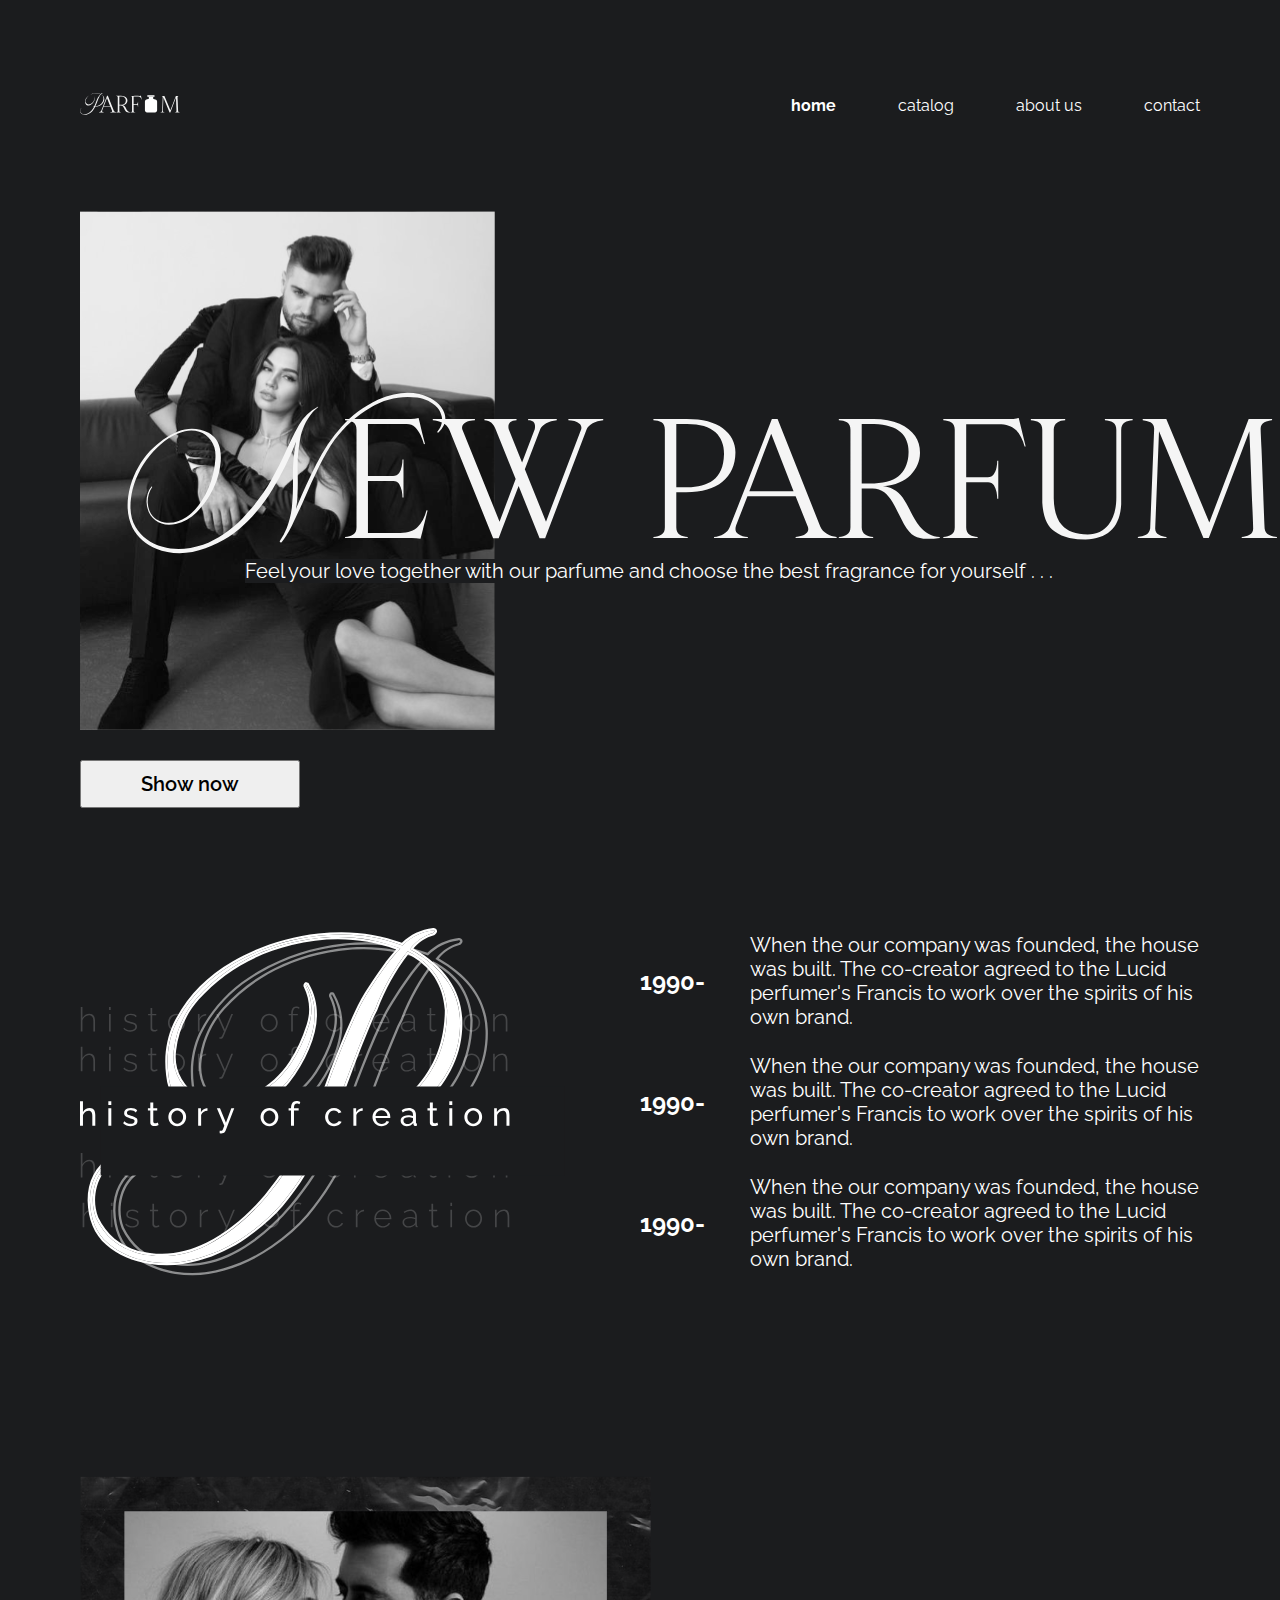
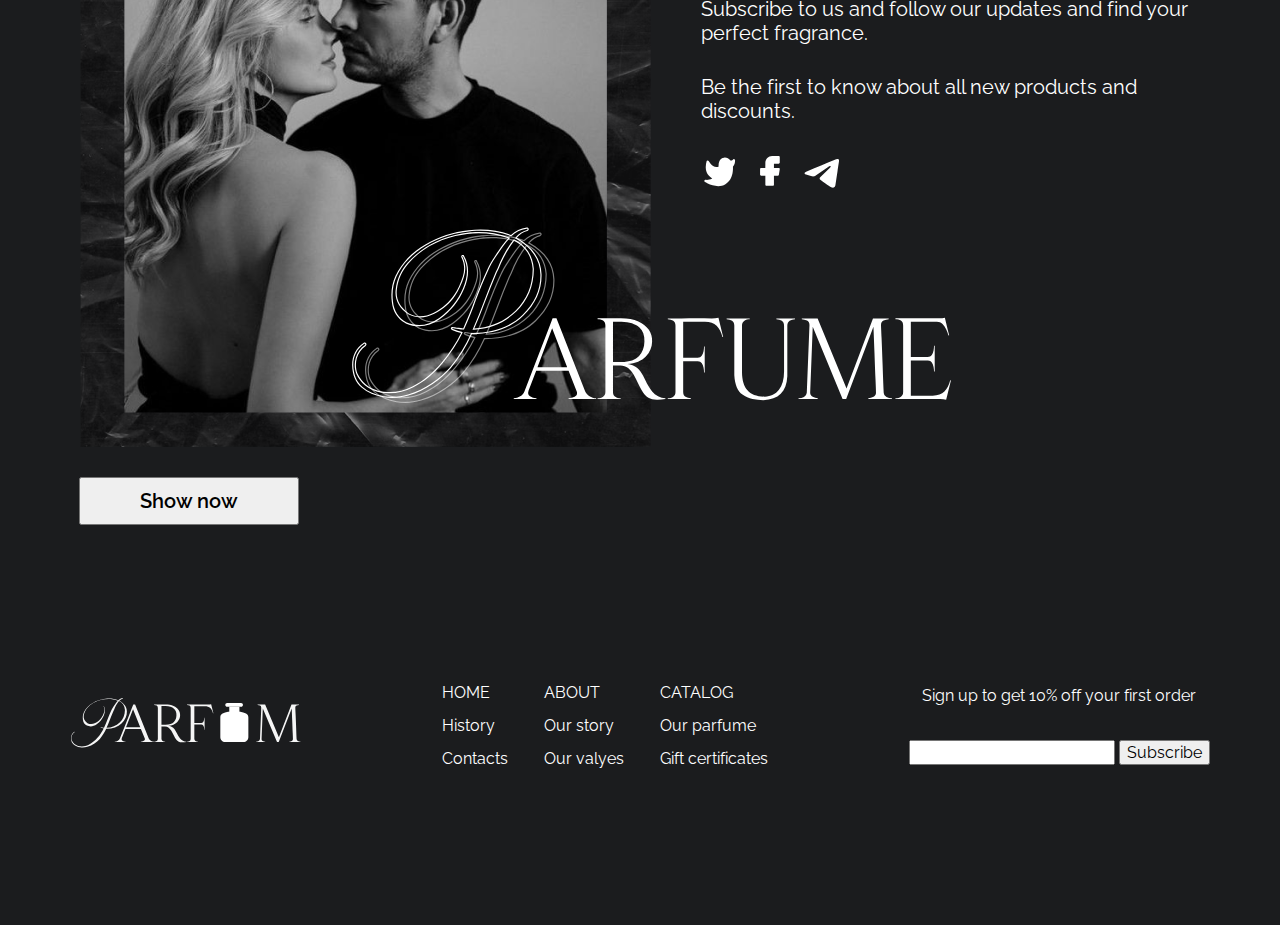
<file: index.html>
<!DOCTYPE html>
<html lang="en">

<head>
	<meta charset="UTF-8" />
	<meta name="viewport" content="width=device-width, initial-scale=1.0" />
	<title>Document</title>
	<link rel="stylesheet" href="Style/style.css" />
	<link rel="stylesheet" href="Style/reset.css" />
</head>

<body>
	<header>
		<a href=""><img class="Logo_parfum" src="Content/company `s_logo/Logo_parfum.svg" alt="" /></a>
		<div class="burger">
			<div class="main_burger">
				<img src="Content/icons/iconmonstr-menu-right-lined-48.png" alt="" />
			</div>
			<div class="main_burger_list">
				<a id="emphasis_on_home top" href="index.html">home</a>
				<a href="catalog.html">catalog</a>
				<a href="/about_as.html">about us</a>
				<a href="">contact</a>
			</div>
		</div>
		<menu>
			<a id="emphasis_on_home" href="index.html">home</a>
			<a href="catalog.html">catalog</a>
			<a href="/about_as.html">about us</a>
			<a href="">contact</a>
		</menu>
	</header>
	<div class="top_content">
		<div class="content_center">
			<img src="Content/content_images/Logo_Image.svg" alt="" />
			<div class="top_logo_txt">
				<img src="Content/content_images/New_parfum_txt.svg" alt="" />
				<p>Feel your love together with our parfume and choose the best
					fragrance for yourself . . .</p>
			</div>
		</div>
		<button class="button_style">Show now</button>
	</div>
	<div class="central_content">
		<img src="Content/content_images/History_of_creation.svg" alt="" />
		<div class="history">
			<div class="company history_1990">
				<h2>1990-</h2>
				<p>
					When the our company was founded, the house was built. The
					co-creator agreed to the Lucid perfumer's Francis to work over the
					spirits of his own brand.
				</p>
			</div>
			<div class="company history_2012">
				<h2>1990-</h2>
				<p>
					When the our company was founded, the house was built. The
					co-creator agreed to the Lucid perfumer's Francis to work over the
					spirits of his own brand.
				</p>
			</div>
			<div class="company history_2022">
				<h2>1990-</h2>
				<p>
					When the our company was founded, the house was built. The
					co-creator agreed to the Lucid perfumer's Francis to work over the
					spirits of his own brand.
				</p>
			</div>
		</div>
	</div>
	<div class="spreading">
		<div class="spreading_central_foto">
			<img src="Content/content_images/Foto_black.png" alt="" />
			<button class="btn_show_now button_style">Show now</button>
		</div>
		<div class="follow_up">
			<p>
				Subscribe to us and follow our updates and find your perfect
				fragrance.
			</p>
			<p>Be the first to know about all new products and discounts.</p>
			<div class="net">
				<a href=""><img src="Content/social_media_logo/Twitter.svg" alt="" /></a>
				<a href=""><img src="Content/social_media_logo/Facebook.svg" alt="" /></a>
				<a href=""><img src="Content/social_media_logo/Telegram.svg" alt="" /></a>
			</div>
			<img class="parfume_center" src="Content/company `s_logo/Parfume_center.svg" alt="" />
		</div>
	</div>
	<footer>
		<div class="footer_logo">
			<a href=""><img src="Content/company `s_logo/Logo_parfum.svg" alt="" /></a>
		</div>
		<div class="footer_list">
			<div class="list home">
				<p>HOME</p>
				<p> <a href="">History</a></p>
				<p> <a href="">Contacts</a></p>
			</div>
			<div class="list about">
				<p>ABOUT</p>
				<p> <a href="">Our story</a></p>
				<p> <a href="">Our valyes</a></p>
			</div>
			<div class="list catalog">
				<p>CATALOG</p>
				<p> <a href="">Our parfume</a></p>
				<p> <a href="">Gift certificates</a></p>
			</div>
		</div>
		<div class="input_block">
			<p>Sign up to get 10% off your first order</p>
			<div class="input_interior">
				<input type="email" name="" id="" />
				<button class="button_style">Subscribe</button>
			</div>
		</div>
	</footer>
</body>
</html>
</file>
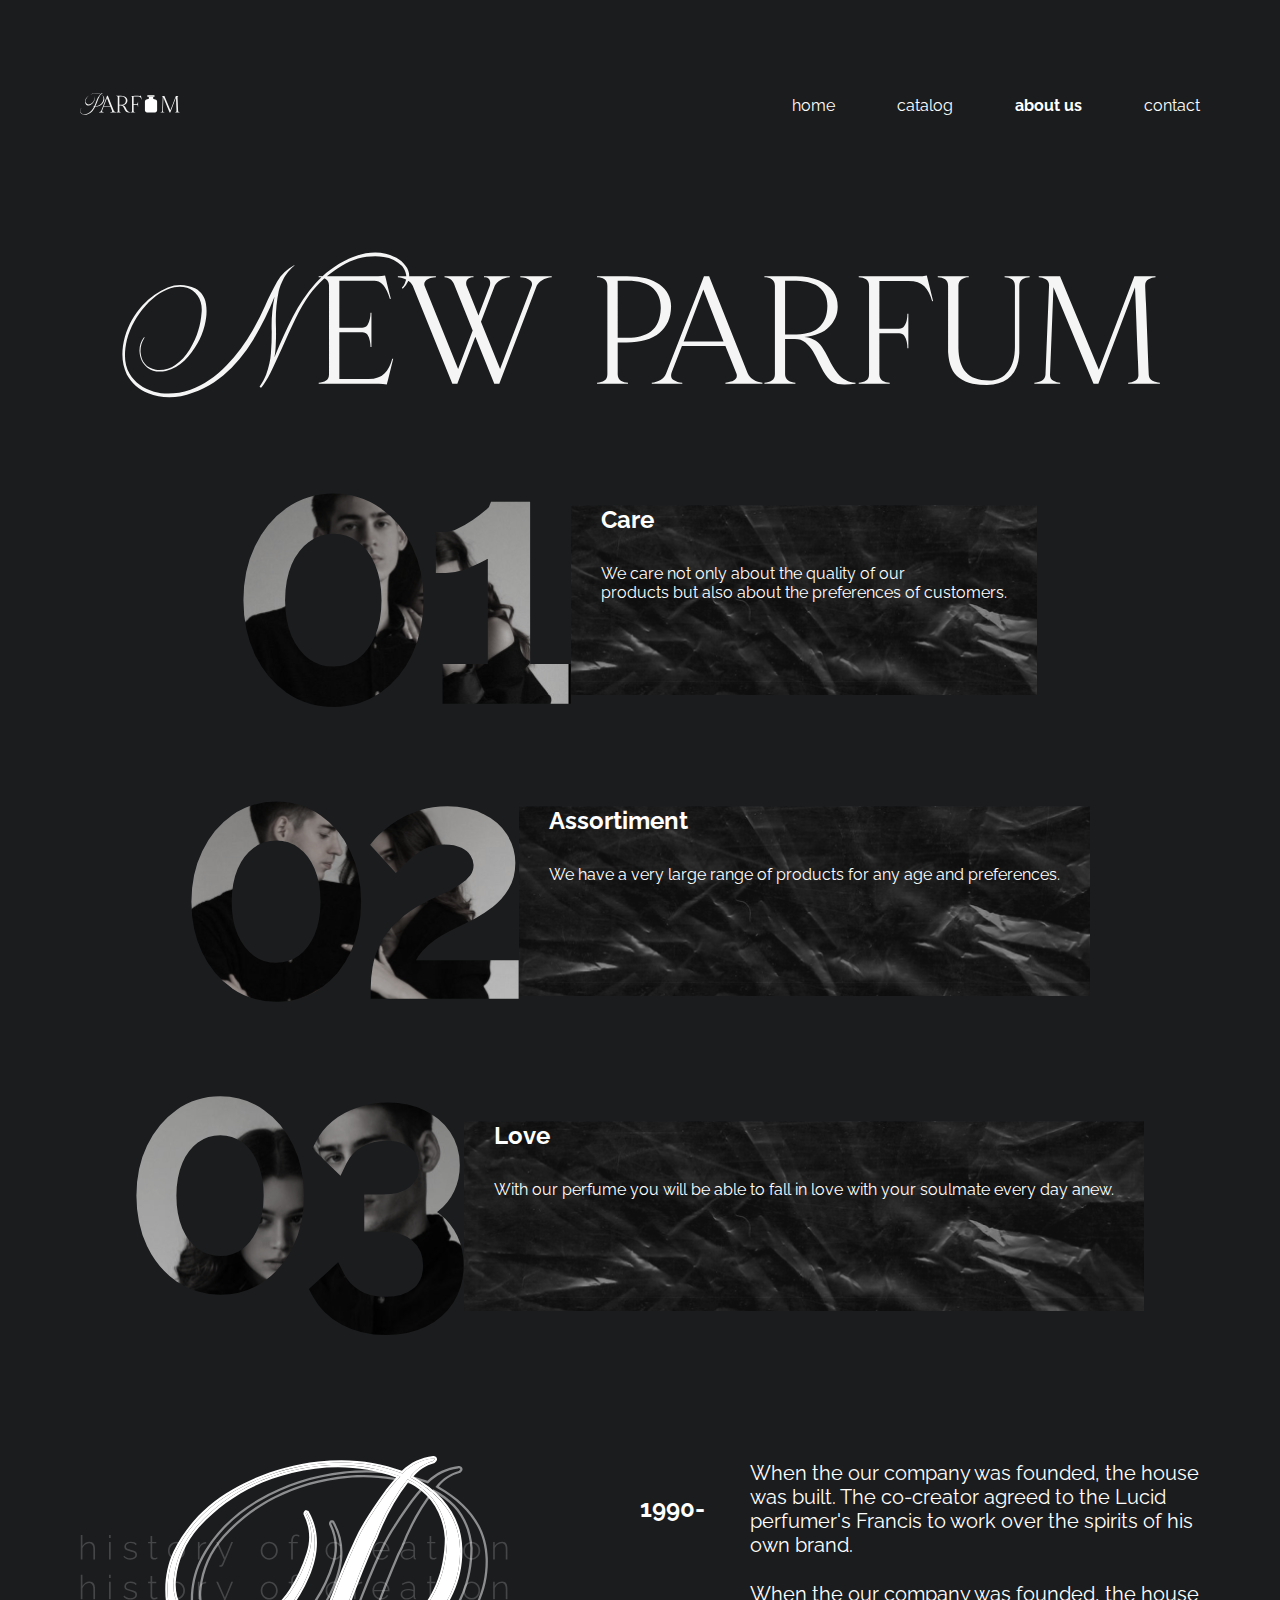
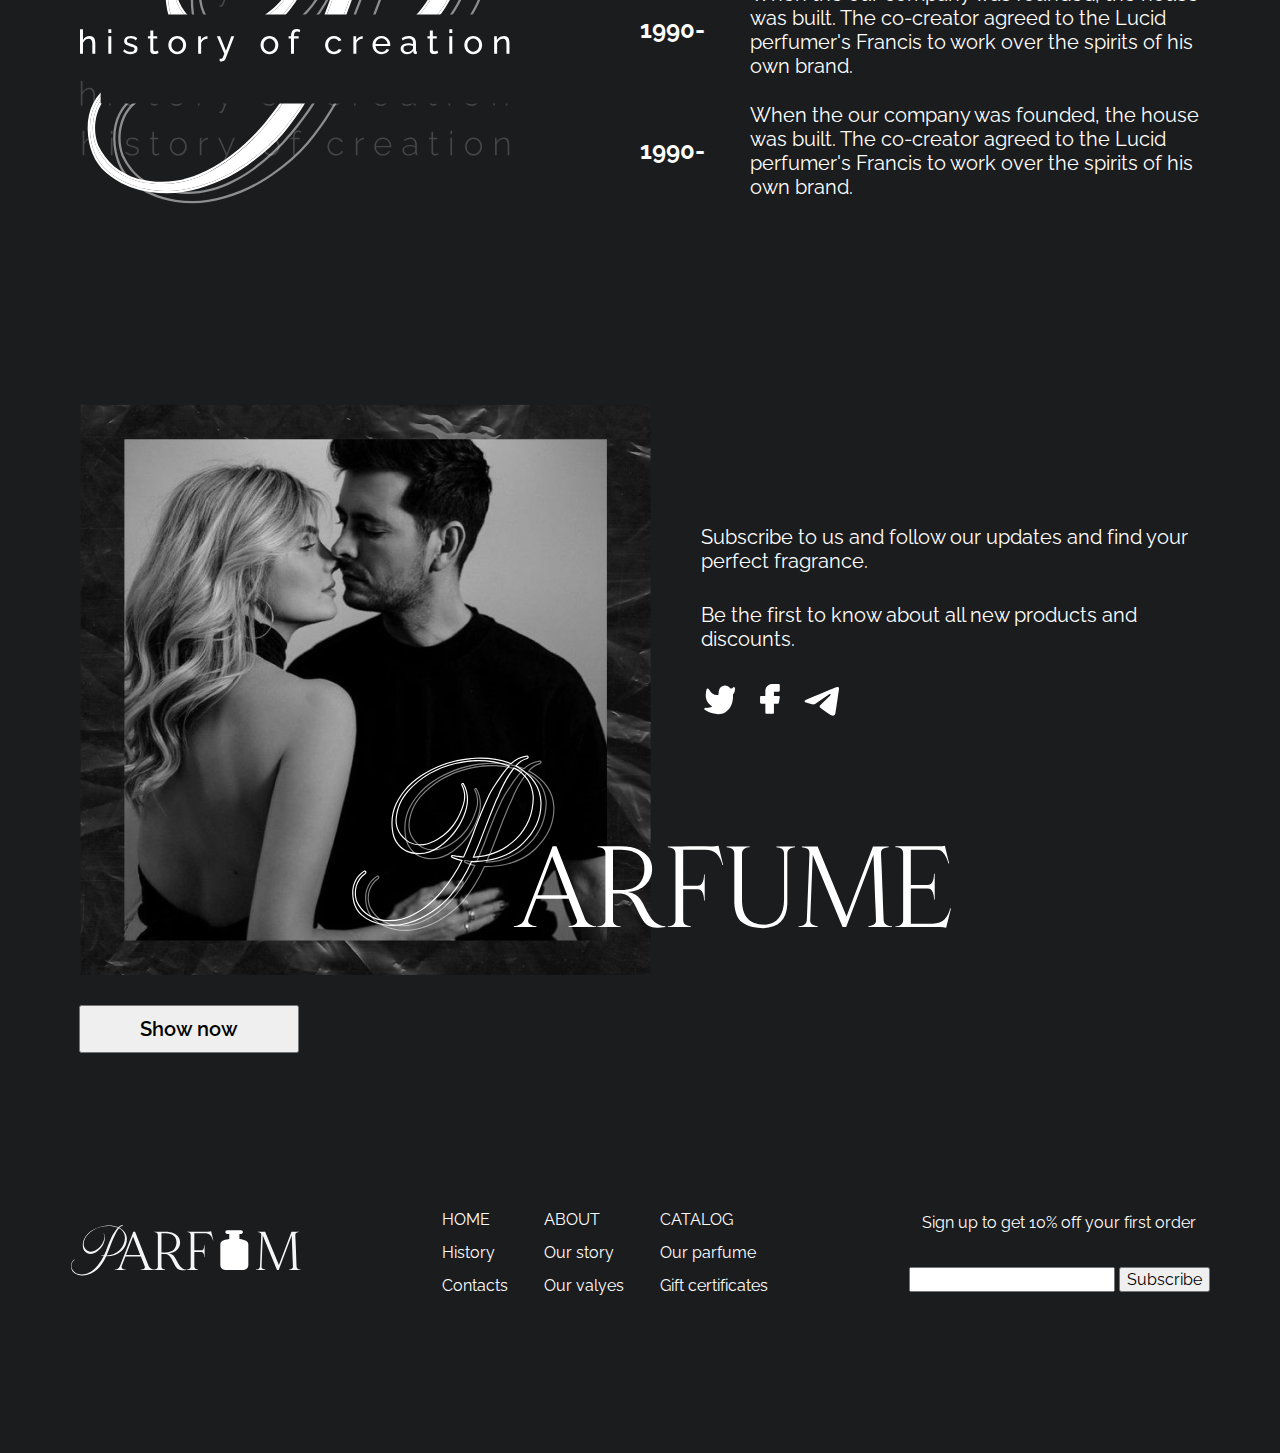
<file: about_as.html>
<!DOCTYPE html>
<html lang="en">

<head>
	<meta charset="UTF-8" />
	<meta name="viewport" content="width=device-width, initial-scale=1.0" />
	<title>Document</title>
	<link rel="stylesheet" href="Style/style.css" />
	<link rel="stylesheet" href="Style/reset.css" />
	<link rel="stylesheet" href="Style/about_us.css" />
	<script defer src="Constants/catalog.js"></script>
</head>

<body>
	<header>
		<a href=""><img class="Logo_parfum" src="Content/company `s_logo/Logo_parfum.svg" alt="" /></a>
		<div class="burger">
			<div class="main_burger">
				<img src="Content/icons/iconmonstr-menu-right-lined-48.png" alt="" />
			</div>
			<div class="main_burger_list">
				<a href="index.html">home</a>
				<a href="catalog.html">catalog</a>
				<a id="about_as" href="/about_as.html">about us</a>
				<a href="">contact</a>
			</div>
		</div>
		<menu>
			<a href="index.html">home</a>
			<a href="catalog.html">catalog</a>
			<a id="about_as" href="/about_as.html">about us</a>
			<a href="">contact</a>
		</menu>
	</header>
	<div id="about_as_center">
		<img src="Content\content_images\New_parfum_txt.svg" alt="">
		<div class="aboutAs card1">
			<img class="big_number" src="Content\content_images\img_card1.svg" alt="">
			<div class="info_about_us">
				<h2>Care</h2>
				<p>We care not only about the quality of our <br>
					products but also about the preferences of customers.</p>
			</div>
		</div>
		<div class="aboutAs card2">
			<img class="big_number" src="Content\content_images\img_card2.svg" alt="">
			<div class="info_about_us">
				<h2>Assortiment</h2>
				<p>We have a very large range of products for any age and preferences.</p>
			</div>
		</div>
		<div class="aboutAs card3">
			<img class="big_number" src="Content\content_images\img_card3.svg" alt="">
			<div class="info_about_us">
				<h2>Love</h2>
				<p>With our perfume you will be able to fall in love with your soulmate every day anew.</p>
			</div>
		</div>
	</div>
	<div class="central_content">
		<img src="Content/content_images/History_of_creation.svg" alt="" />
		<div class="history">
			<div class="company history_1990">
				<h2>1990-</h2>
				<p>
					When the our company was founded, the house was built. The
					co-creator agreed to the Lucid perfumer's Francis to work over the
					spirits of his own brand.
				</p>
			</div>
			<div class="company history_2012">
				<h2>1990-</h2>
				<p>
					When the our company was founded, the house was built. The
					co-creator agreed to the Lucid perfumer's Francis to work over the
					spirits of his own brand.
				</p>
			</div>
			<div class="company history_2022">
				<h2>1990-</h2>
				<p>
					When the our company was founded, the house was built. The
					co-creator agreed to the Lucid perfumer's Francis to work over the
					spirits of his own brand.
				</p>
			</div>
		</div>
	</div>
	<div class="spreading">
		<div class="spreading_central_foto">
			<img src="Content/content_images/Foto_black.png" alt="" />
			<button class="btn_show_now button_style">Show now</button>
		</div>
		<div class="follow_up">
			<p>
				Subscribe to us and follow our updates and find your perfect
				fragrance.
			</p>
			<p>Be the first to know about all new products and discounts.</p>
			<div class="net">
				<a href=""><img src="Content/social_media_logo/Twitter.svg" alt="" /></a>
				<a href=""><img src="Content/social_media_logo/Facebook.svg" alt="" /></a>
				<a href=""><img src="Content/social_media_logo/Telegram.svg" alt="" /></a>
			</div>
			<img class="parfume_center" src="Content/company `s_logo/Parfume_center.svg" alt="" />
		</div>
	</div>
	<footer>
		<div class="footer_logo">
			<a href=""><img src="Content/company `s_logo/Logo_parfum.svg" alt="" /></a>
		</div>
		<div class="footer_list">
			<div class="list home">
				<p>HOME</p>
				<p> <a href="">History</a></p>
				<p> <a href="">Contacts</a></p>
			</div>
			<div class="list about">
				<p>ABOUT</p>
				<p> <a href="">Our story</a></p>
				<p> <a href="">Our valyes</a></p>
			</div>
			<div class="list catalog">
				<p>CATALOG</p>
				<p> <a href="">Our parfume</a></p>
				<p> <a href="">Gift certificates</a></p>
			</div>
		</div>
		<div class="input_block">
			<p>Sign up to get 10% off your first order</p>
			<div class="input_interior">
				<input type="email" name="" id="" />
				<button class="button_style">Subscribe</button>
			</div>
		</div>
	</footer>
</body>

</html>
</file>
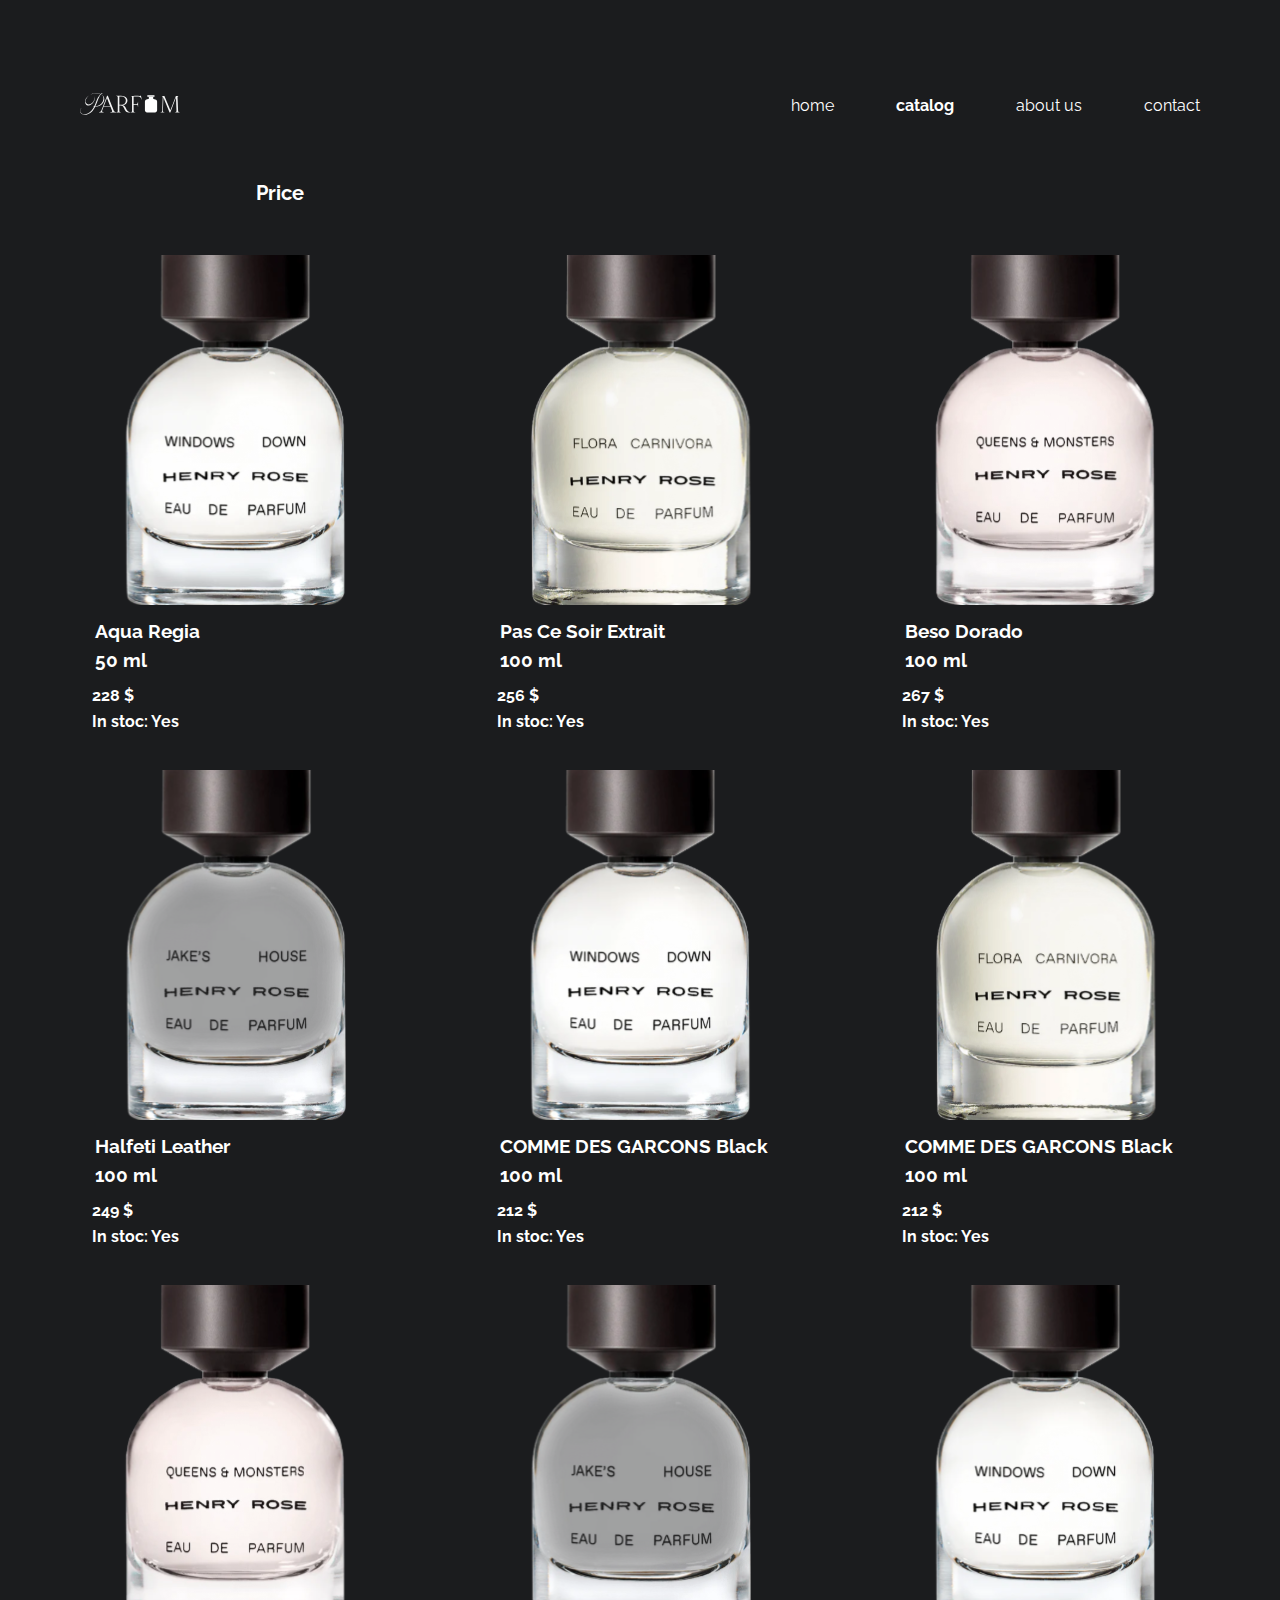
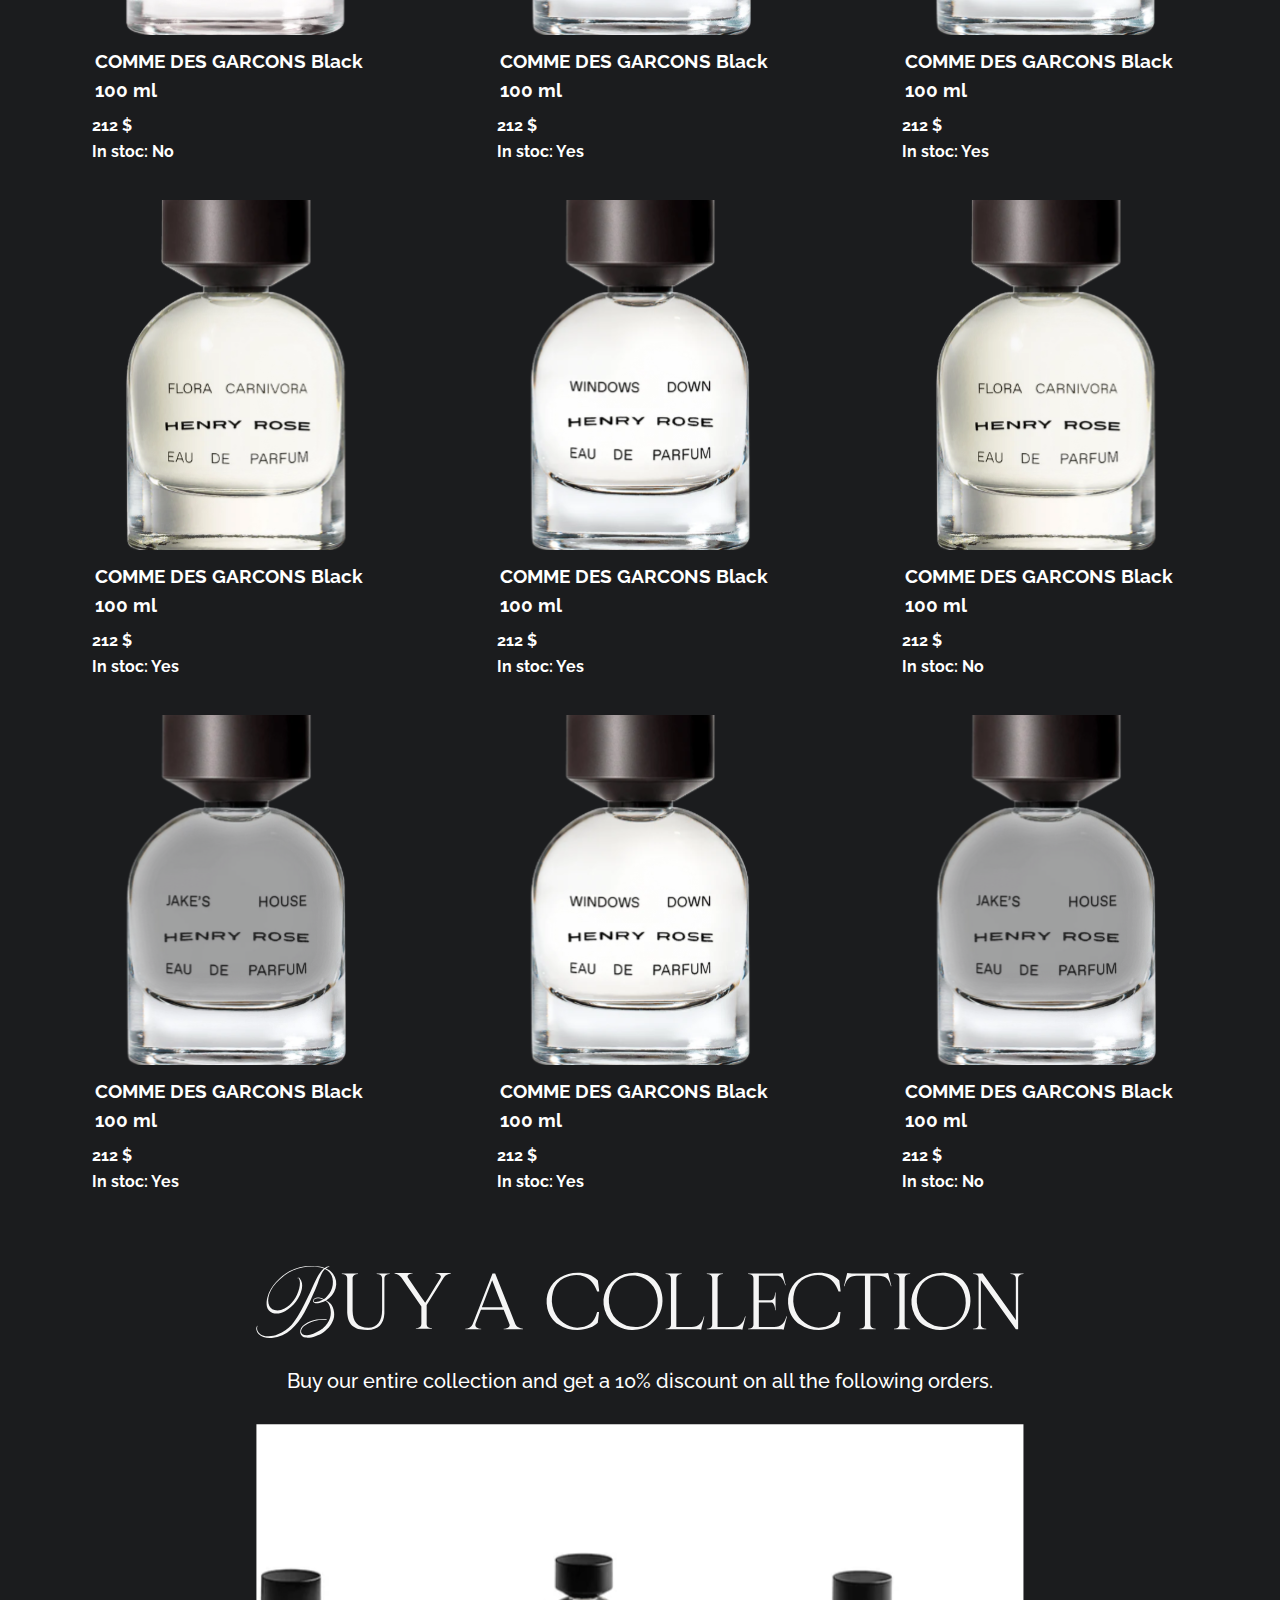
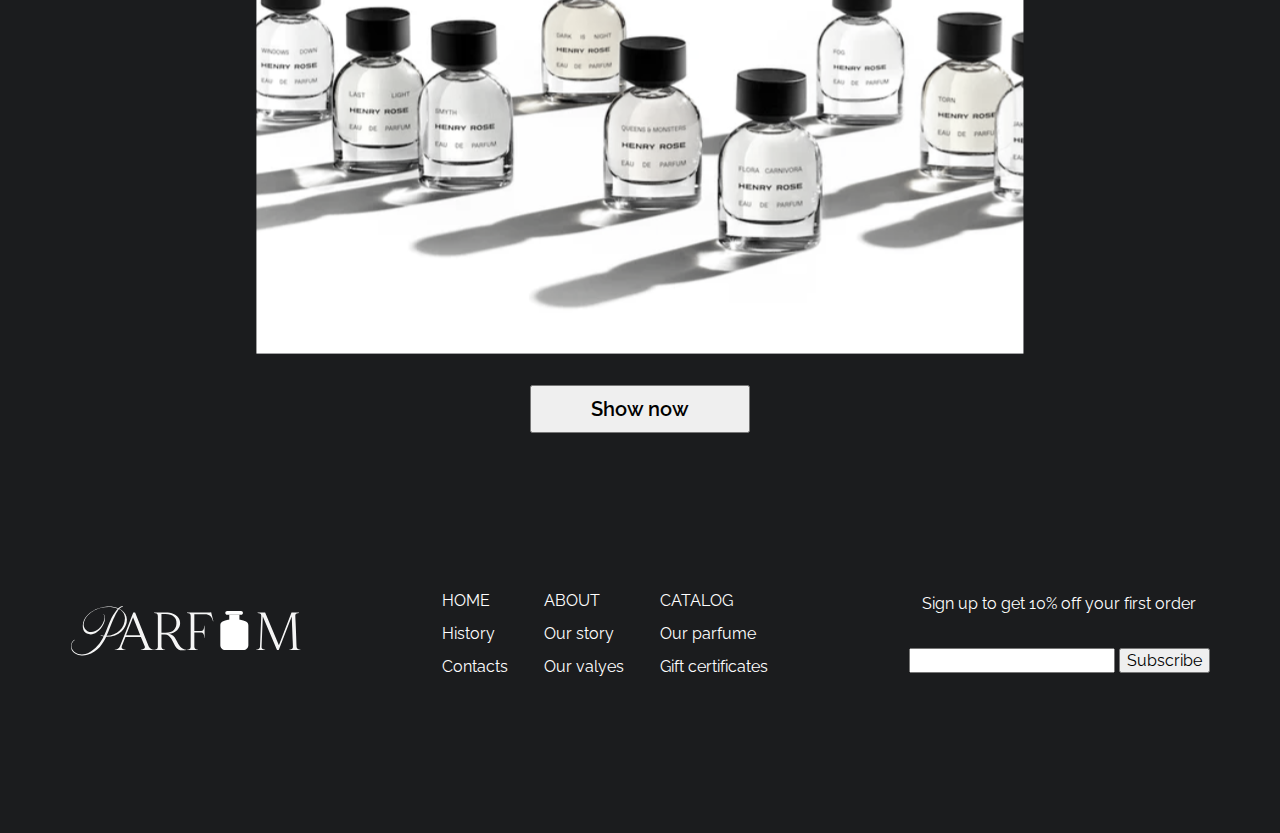
<file: catalog.html>
<!DOCTYPE html>
<html lang="en">

<head>
	<meta charset="UTF-8">
	<meta name="viewport" content="width=device-width, initial-scale=1.0">
	<title>Document</title>
	<link rel="stylesheet" href="Style/style.css" />
	<link rel="stylesheet" href="Style/reset.css" />
	<link rel="stylesheet" href="Style/catalog.css">
	<script defer src="Constants/catalog.js"></script>
</head>

<body>
	<header>
		<a href=""><img class="Logo_parfum" src="Content/company `s_logo/Logo_parfum.svg" alt="" /></a>
		<div class="burger">
			<div class="main_burger">
				<img src="Content/icons/iconmonstr-menu-right-lined-48.png" alt="" />
			</div>
			<div class="main_burger_list">
				<a href="index.html">home</a>
				<a  id="emphasis_on_catalog" href="catalog.html">catalog</a>
				<a href="/about_as.html">about us</a>
				<a href="">contact</a>
			</div>
		</div>
		<menu>
			<a href="index.html">home</a>
			<a  id="emphasis_on_catalog" href="catalog.html">catalog</a>
			<a href="/about_as.html">about us</a>
			<a href="">contact</a>
		</menu>
	</header>

<div id="selector">
	<div class="pop_up_price">Price</div>
	<div class="selector-dropdown_content">
		<button id="plus" onclick="sortByPrice(`asc`)">Price (low to high)</button>
		<button id="minus" onclick="sortByPrice(`desc`)">Price (high to low)</button>
	</div>
</div>
	
	<div id="catalog"></div>

	<div class="content_center_parfum">
		<img class="buy_collection" src="Content\content_images\Byu_a_collection.svg" alt="">
		<p>Buy our entire collection and get a 10% discount on all the following orders.</p>
		<img class="collection_foto_group" src="Content/content_images/collection_foto_group.svg" alt="">
		<button class="button_style">Show now</button>
	</div>

	<footer>
		<div class="footer_logo">
			<a href=""><img src="Content/company `s_logo/Logo_parfum.svg" alt="" /></a>
		</div>
		<div class="footer_list">
			<div class="list home">
				<p>HOME</p>
				<p> <a href="">History</a></p>
				<p> <a href="">Contacts</a></p>
			</div>
			<div class="list about">
				<p>ABOUT</p>
				<p> <a href="">Our story</a></p>
				<p> <a href="">Our valyes</a></p>
			</div>
			<div class="list catalog">
				<p>CATALOG</p>
				<p> <a href="">Our parfume</a></p>
				<p> <a href="">Gift certificates</a></p>
			</div>
		</div>
		<div class="input_block">
			<p>Sign up to get 10% off your first order</p>
			<div class="input_interior">
				<input type="email" name="" id="" />
				<button class="button_style">Subscribe</button>
			</div>
		</div>
	</footer>
</body>

</html>
</file>
<file: Style/style.css>
@import url('https://fonts.googleapis.com/css2?family=Raleway:wght@300;400;500;600;700;800&display=swap');
*{
	font-family: 'Raleway', sans-serif;
}

:root{
	--black:rgba(27, 28, 30, 1);
	--dark_gray:rgba(48, 48, 48, 1);
	--gray:rgba(77, 77, 77, 1);
	--light_gray:rgba(102, 102, 102, 1);
	--white:rgba(255, 255, 255, 1);
}

body{
	background-color: var(--black);
}

header{
	margin: 80px 80px 0  80px;
	display: flex;
	justify-content: space-between;
	align-items: center;
}

header menu{
	display: flex;
	align-items: center;
	gap: 62px;
}

#emphasis_on_home,#emphasis_on_catalog,#about_as{
	font-weight: 700;
}


header menu a{
	color: var(--white);
	font-weight: 400;
}

.Logo_parfum{
	width: 100px;
	height: 32px;
}

.burger{
	display: none; 
	position: relative;
}

.main_burger_list{
	display: none;
	flex-direction: column;
	align-items: center;
	padding-top: 140px;
	gap: 40px;
	position: fixed;
	top: 0px;
	right: -60px;
	background-color: var(--light_gray);
	width: 70vw;
	height: 100vh;
	z-index: 2;
}

#top{
	padding-top: 40px;
}

.main_burger_list a{
	color: var(--white);
	margin-top: 7px;
	font-size: 20px;
}

.burger:hover  .main_burger_list{
	display: flex;
	box-shadow:  -1000px 0px 1000px 10000px rgba(0, 0, 0, 0.788);
} 

.top_content{
	display: flex;
	flex-direction: column;
	margin: 80px 80px 0  80px;

}

.content_center{
	display: flex;
}

.top_logo_txt{
	position: relative;
	top: 180px;
	left: -370px;
}

.top_logo_txt img{
	width: 90vw;
	min-width: 70vw;
}

.top_logo_txt p{
	position: relative;
	left: 120px;
	color: var(--white);
	font-size: 20px;
	background-color: var(--black);
}

.top_content button{
	margin-top: 30px;
	width: 220px;
	height: 48px;
	font-size: 20px;
	font-weight: 600;
}

.history{
	width: 50%;
	display: flex;
	flex-direction: column;
	gap: 25px;
}

.central_content{
	display: flex;
	margin: 120px 80px 0 80px;
	align-items: center;
	justify-content: space-between;

}

.central_content img{
	width: 485px;
}

.company{
	display: flex;
	align-items: center;
	gap: 45px;
}

.company h2,p , a{
	color: var(--white);
}
.company p{
	font-size: 20px;
}

.spreading{
	display: flex;
	margin: 200px 80px 0 80px;
	align-items: center;
	gap: 50px;
	justify-content: space-between;
}

.spreading_central_foto {
	display: flex;
	flex-direction: column;
	align-items: center;
}

.parfume_center{
	position: relative;
	left: -350px;
	width: 600px;
}

.follow_up{
	display: flex;
	flex-direction: column;
	max-width: 500px;
	gap: 30px;
	margin-right: 200px;
}

.follow_up p{
	color: var(--white);
	font-size: 20px;
}

.net{
	display: flex;
	gap: 14px;
}

.btn_show_now{
	margin-top: 30px;
	margin-left: -354px;
	width: 220px;
	height: 48px;
	font-size: 20px;
	font-weight: 600;
}



footer{
	display: flex;
	align-items: center;
	justify-content: space-around;
	height: 400px;
}

.footer_logo a img{
	width: 230px;
}

.footer_list{
	display: flex;
	gap: 36px;
}

.list{
	display: flex;
	flex-direction: column;
	gap: 14px;
}

.input_block{
	display: flex;
	align-items: center;
	flex-direction: column;  
	gap: 35px;  
}  

.button_style{  
	transition: .3s;  
	z-index: 1;  
}


.button_style:hover{
	scale: 1.05;
	background-color: var(--black);
	border: solid 3px var(--white);
	color: var(--white);
}

@media (max-width:1200px){
	.top_content{
		margin-top:110px;
		align-items: center;
	}
	.content_center{
		flex-direction: column-reverse;
		gap: 10px;
		align-items: center;
	}
	.top_logo_txt p{
		left: 0;
		height: auto;
	}
	.top_logo_txt{
		top: 0;
		left: 0;
	}
	.central_content{
		flex-direction: column;
		gap: 30px;
	}
	.history{
		width: 70%;
	}
	.spreading{
		flex-direction: column-reverse;
		align-items: center;
		justify-content: center;
	}
	.follow_up{
		flex-direction: column-reverse;
		margin: 0;
	}
	.parfume_center{
		left: 0;
		width: 56vw;
		min-width: 40vw;
	}
	.btn_show_now{
		margin-left: 0;
	}
}

@media (max-width:960px){
	header{
		margin: 80px 60px 0  60px;
	}
	.top_content{
		margin: 120px 60px 0  60px;
		align-items: center;
	}
	.burger{
		display: flex;
	}
	header menu{
		display: none;
	}
	.history{
		width: 100%;
	}
	.spreading{
		margin: 160px 60px 0px 60px;
	}
	footer{
		flex-direction: column;
	}
}

@media (max-width:660px){
	header{
		margin: 80px 30px 0  30px;
	}
	.main_burger_list {
		right: 0px;
	}
	.top_logo_txt{
		display: flex;
		flex-direction: column;
		align-items: center;
		gap: 7px;
	}
	.top_logo_txt p{
		width: 90%;
	}
	.top_logo_txt img{
		width: 80vw;
		min-width: 70vw;
	}
	.top_content{
		margin: 80px 30px 0  30px;
	}
	.central_content img {
		width: 80vw;
	}
	.central_content {
		margin: 120px 30px 0 30px;
	}
	.company p{
		font-size: 1rem;
	}
	.spreading{
		margin: 160px 30px 0 30px;
	}
	.spreading_central_foto img{
		width: 90vw;
	}
}
</file>
<file: Style/about_us.css>
#about_as_center{
	display: flex;
	flex-direction: column;
	gap: 94px;
	margin: 120px 120px 0 120px;
}

.aboutAs{
	display: flex;
	align-items: center;
	justify-content: center;
}

.info_about_us{
	display: flex;
	flex-direction: column;
	gap: 30px;
	background: url('../Content/content_images/bacgraund.png');
	background-position: center;
	background-size: cover;
	z-index: 1;
	height: 190px;
	padding: 0px 30px 0px 30px;
}




.info_about_us h2{
	color:var(--white);
}

@media (max-width:1200px){
	#about_as_center{
		margin: 120px 80px 0 80px;
	}
}


@media (max-width:960px){
	#about_as_center{
		margin: 120px 60px 0 60px;
	}

}


@media (max-width:660px){
	#about_as_center{
		margin: 120px 30px 0 30px;
	}
	.info_about_us{
		height: auto;
		padding: 10px;
		align-items: center;
	}
	.aboutAs{
		flex-direction: column;
	}
}
</file>
<file: Style/catalog.css>
#selector{
	position: relative;
	display: flex;
	align-items: center;
	left: 20%;
	margin-top: 50px;
}


.pop_up_price{
	font-size: 20px;
	font-weight: 700;
	color: var(--white);
}

.selector-dropdown_content{
	display: none;
	position: absolute;
	left:55px;
}


.selector-dropdown_content button{
	color: var(--white);
	background-color: var(--black);
	padding: 1px 6px;
	text-decoration: none;
	display: flex;
	font-size: 20px;
	font-weight: 700;
	transition: .2s;
}

#selector:hover .selector-dropdown_content{
	display: flex;
	gap: 6px;
	align-items: center;
}





#plus:hover{
	color: var(--dark_gray);
	background-color: var(--white);
}
#minus:hover{
	color: var(--dark_gray);
	background-color: var(--white);
} 




























#catalog{
	width: 1200px;
	display: flex;
	align-items: center;
	justify-content: space-around;
	flex-wrap: wrap;
	margin: 50px auto;
	gap: 15px;
}

.product{
	height: 500px;
	width: 300px;
	display: flex;
	flex-direction: column;
	overflow: hidden;
	gap: 15px;
	transition: .3s;
}

.product:hover{
	scale: 1.1;
}


.product img{
	height: 350px;
	width: 100%;
	object-fit: cover;
	border-radius: 10px;
}

.name{
	display: flex;
	flex-direction: column;
	justify-content: center;
	gap: 7px;
	margin-left: 10px;
}

.name h3{
	color: var(--white);
}

.price_info{
	display: flex;
	margin-left: 7px;
	flex-direction: column;
	gap: 7px;
}

.price_info h4{
	color: var(--white);
} 

.content_center_parfum{
	display: flex;
	flex-direction: column;
	align-items: center;
	gap: 30px;
	margin-top: 50px;
}

.buy_collection{
	width: 60vw;
}

.content_center_parfum p{
	font-size: 20px;
	font-weight: 500;
	padding: 0  42px 0 42px;
}

.collection_foto_group{
	width: 60vw;
}

.content_center_parfum button{
	width: 220px;
    height: 48px;
    font-size: 20px;
    font-weight: 600;
	position: relative;
}



@media  (max-width: 1200px){
	#catalog{
		width: 900px;
	}
	.content_center_parfum button{
		position: static;
	}
	.buy_collection, .collection_foto_group{
		width: 80vw;
	}
}

@media  (max-width: 960px){
	#catalog{
		width: 600px;
	}
}

@media (max-width:660px){
	.selector-dropdown_content button{
		font-size: 1rem;
	}
	.pop_up_price{
		font-size: 1rem;
	}
	#selector{
		left: 8%;
	}
	#catalog{
		width: 350px;
	}
}
</file>
